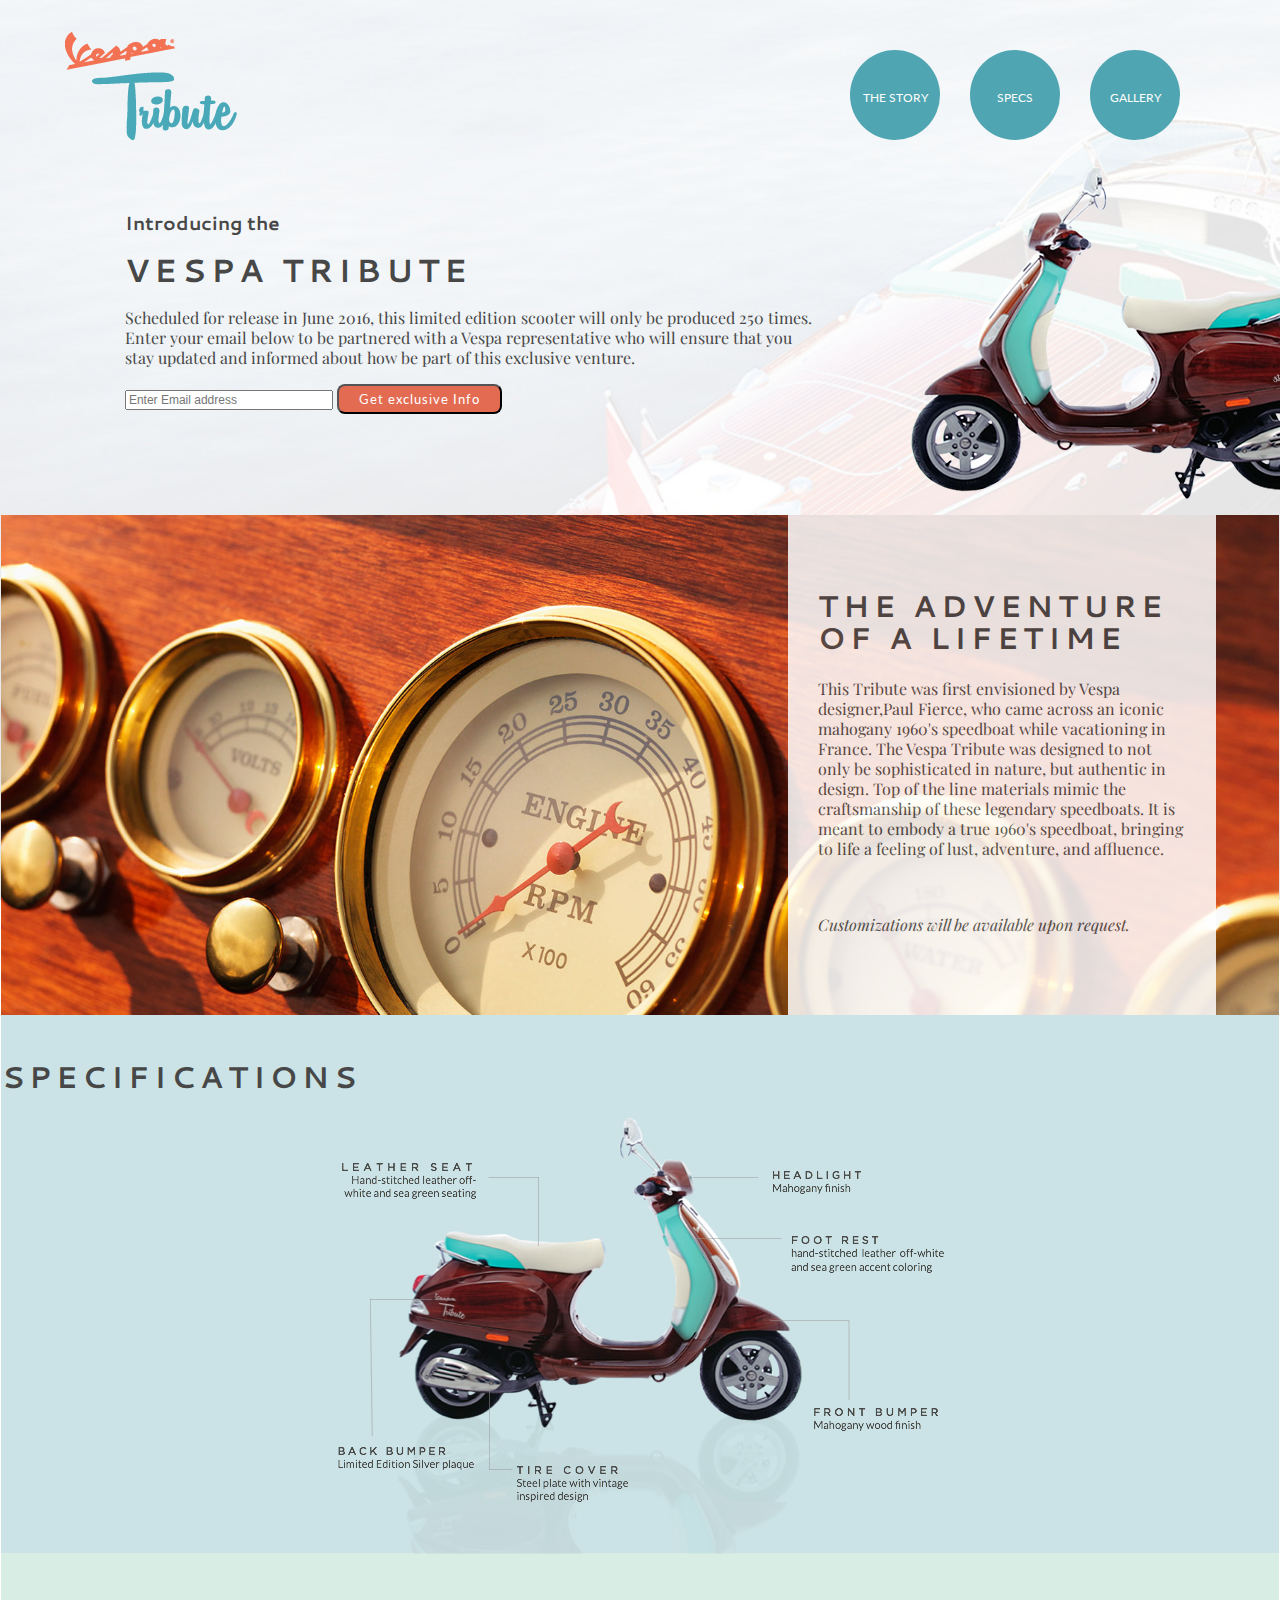
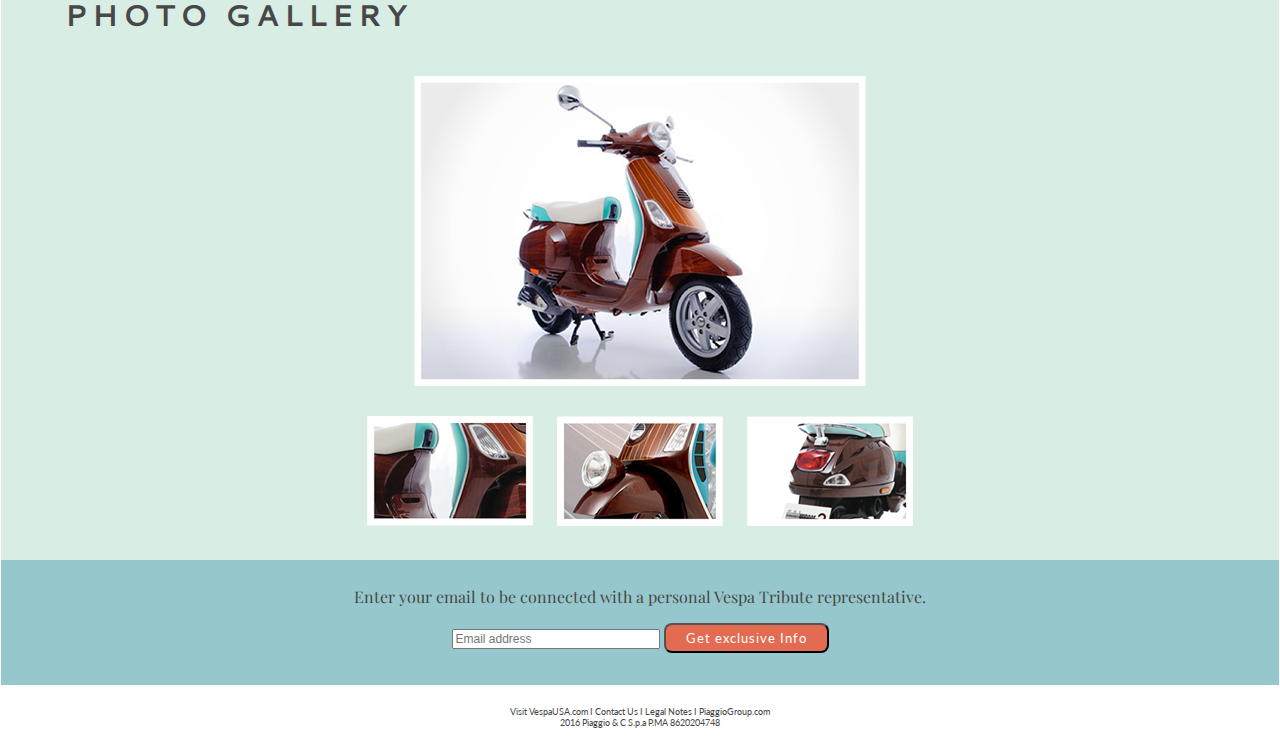
<file: index.html>
<!DOCTYPE html>
 <html lang="en-us">
 <head>
   <meta http-equiv="X-UA-Compatible" content="IE=Edge">
   <meta name="viewport" content="width=device-width, initial-scale=1">
   <meta charset="UTF-8">
   <title>Introducing the Vespa Tribute</title>

    <!-- Google Fonts -->
        <link href='https://fonts.googleapis.com/css?family=Lato:400,700,400italic,700italic' rel='stylesheet' type='text/css'>

        <link href='https://fonts.googleapis.com/css?family=Cantarell:400,700' rel='stylesheet' type='text/css'>

        <link href='https://fonts.googleapis.com/css?family=Playfair+Display:400,700,700italic,400italic' rel='stylesheet' type='text/css'>
  
    <!-- CSS -->
       <link rel="stylesheet" href="css/style.css">



</head>
      <body>

          <div id="container">

<!-- HERO PANEL WITH HEADER -->
               
                <div class="panel top">

                    <img class="vespa" src="images/vespahero.png" alt="vespaspecs">

                </div>

<div class="content">
                
      <header>


          <img src="images/vespalogo.png" alt="VespaTribute">

<!-- RESPONSIVE LOGO -->
<div id="mobilelogo">
  <img id="horlogo" src="images/mobilelogo.png" alt="mobilelogo">
</div>

  <!-- RESPONSIVE NAV -->
<a id="nav-toggle" href="#"><span></span></a>

              <div id="nav">
                <ul>
                  <li> <a href="#jumpstory" class="navbutton">The Story </a></li>
                  <li> <a href="#jumpspecs" class="navbutton">Specs </a></li>
                  <li> <a href="#jumpgallery" class="navbutton">Gallery </a></li>
                </ul>
              </div> 

      </header>
        

      <div class="intro">
        
        <h3> Introducing the </h3>
        <h1>Vespa Tribute </h1>

          <p class="desktop"> Scheduled for release in June 2016, this limited edition scooter will only be produced 250 times. Enter your email below to be partnered with a Vespa representative who will ensure that you stay updated and informed about how be part of this exclusive venture. </p>
         

          
           <p class="mobile"> Coming June 2016. Enter your email to stay informed about this exclusive venture. </p>
          
      
          <form>
            <input type="text" name="emailaddress" placeholder="Enter Email address">
            <button type="button">Get exclusive Info</button>
          </form>
        
      </div>

  </div>
    


<!-- ADVENTURE -->


<div class="panel adventure">
    
    <div class="content">
    <a name="jumpstory"></a>
      <div>
        
        <h2> The Adventure of a Lifetime </h2>
        <p> This Tribute was first envisioned by Vespa designer,Paul Fierce, who came across an iconic mahogany 1960's speedboat while vacationing in France. The Vespa Tribute was designed to not only be sophisticated in nature, but authentic in design. Top of the line materials mimic the craftsmanship of these legendary speedboats. It is meant to embody a true 1960's speedboat, bringing to life a feeling of lust, adventure, and affluence.</p>
       

        <p><i> Customizations will be available upon request. </i></p>
    
      </div>

    </div>
</div>



<!-- SPECS -->

<div class="panel specs">
  <div class="content" style="width:100%">

      <a name="jumpspecs"></a>

    <h2> Specifications </h2>
    <h4> What to Expect </h4>

    <div class="desktopspecs">
    <img src="images/vespaspecs.png" alt="vespaspecs">
    </div>


<!-- RESPONSIVE SPECS -->

  <div class="mobiletext">

      <img src="images/specs1.jpg" alt="mobilevespa">

      <h3>LEATHER SEAT</h3>
      <p>Hand-stitched leather off-white and sea green seating</p>

      <img src="images/specs2.jpg" alt="mobilevespa">

      <h3>HEADLIGHT</h3>
      <p>Mahogany finish</p>

      <img src="images/specs3.jpg" alt="mobilevespa">

      <h3>FOOT REST</h3>
      <p>Hand-stitched leather off-white and sea green accent coloring</p>

      <img src="images/specs4.jpg" alt="mobilevespa">

      <h3>FRONT BUMPER</h3>
      <p>Mahogany wood finish</p>

      <img src="images/specs5.jpg" alt="mobilevespa">

      <h3>BACK BUMPER</h3>
      <p>Limited Edition silver plaque</p>

      <img src="images/specs6.jpg" alt="mobilevespa">

      <h3>TIRE COVER</h3>
      <p>Steel plate with vintage inspired design</p> 
    
</div>

<!-- END RESPONSIVE SPECS -->

  </div>


</div>


<!-- GALLERY -->

<div class="panel gallery">
  <div class="content">

      <a name="jumpgallery"></a>

    <h2> Photo Gallery </h2>

    <div id="galleryhero">  
        <img src="images/gallery1.png" alt="galleryhero">
    </div>

    <div>

        <ul id="smallerimages">
            <li><img src="images/gallery2.png" alt="leftimage"></li>
            <li><img src="images/gallery3.png" alt="centerimage"></li>
            <li><img src="images/gallery4.png" alt="rightimage"></li>
        </ul>

    </div>

  </div>
</div>


<!-- CTA -->

      <div class="panel joinnow">
        
          <div class="content">

          <p>Enter your email to be connected with a personal Vespa Tribute representative.</p>
          <input type="text" name="emailaddress" placeholder="Email address">
          <button type="button">Get exclusive Info</button>
          
          </div>

      </div>


<!-- FOOTER -->

      <div class="panel footer">

        <div class="content">
          Visit VespaUSA.com I Contact Us I Legal Notes I PiaggioGroup.com <br>
        2016 Piaggio &amp; C S.p.a P.MA 8620204748
          </div>

      </div>


      </div>

  </body>
</html>
</file>
<file: css/style.css>
html, body {
  overflow-x: hidden;
}

body {
  font-family: 'Lato', sans-serif;
  color: #474747;
  margin: 0;
  cursor: default;
}

h1, h2, h3, h4, h5, h6 {
  font-family: 'Cantarell', sans-serif; 
}

h1 {
  text-transform: uppercase;
  letter-spacing: 5px;
  line-height: 32px;
}

h2 {
  text-transform: uppercase;
  letter-spacing: 5px;
  font-size: 30px;
  line-height: 32px;
  padding-top: 20px
}

h3 {
  line-height: 20px;
}

p {

  font-size: 12pt;
  line-height: 20px;
  font-family: 'Playfair Display', serif;
}


/* GRID */

#container {
  margin: 0;
  padding: 0;
  background: url(../images/panel1.jpg) no-repeat center center fixed;
  background-size: cover;
  border: 1px solid transparent;
  }
  
.panel {
  width: 100%;
  margin: 0;
  padding: 0;
}

.content {
  margin: 0 auto;
  width: 90%;
  border: 1px solid transparent;
}

/* FORMS & BUTTONS */

form {
  font-size: 14px;
  margin-right: 13px;
  color: #4FA5B1;
}

input {
  font-size: 12px;
  width: 200px;
  padding-right:;
  
}

button {
  border-radius: 8px;
  background-color: #E36B52;
  font-family: 'Lato', sans-serif;
  font-weight: 400;
  color: #ffffff;
  letter-spacing: 1px;
  padding: 5px 20px;
}


/* HEADER PANEL */

.mobile {
  display:none;
}

#mobilelogo img{
  display: none;
}

.content header {
  padding: 30px 0px 10px 0;
  z-index: 300px;
}

.content header #nav{
  position: absolute;
  top: 50px;
  right: 50px;
}

.content header #nav .navbutton {
  list-style-type: none;
  text-transform: uppercase;
  text-decoration: none;
  display: block;
  width: 90px;
  height: 90px;
  border-radius: 45px;
  font-size: 12px;
  color: #ffffff;
  line-height: 95px;
  text-align: center;
  background: #4FA5B1;
}

.content header #nav ul {
    width: 100%;
    padding-right: 50px;
    margin: 0;
    overflow: auto;
    list-style-type: none;
}

.content header #nav li {
  float: left;
  margin-right: 30px;
}

.content header #nav li:last-child {
  margin-right: 0px;
}

/* HERO PANEL */

.intro {
  margin-left: 60px;
  margin-top: 60px;
  margin-bottom: 100px;
  width: 60%;
}

.intro .desktop p{
  line-height: 1.6em;
}

.intro .mobile p {
  display: none;
}

.top .vespa {
  background-image: url(../images/vespahero.png) no-repeat center center fixed;
  float: right;
  padding-top: 150px;
  margin-right: -75px;
  border: 1px solid transparent;
}

/* PANEL 2 */


.adventure {
  background-image: url(../images/vespa_panel2.jpg);
  background-size:cover;
  height: 500px;
  background-repeat: no-repeat;
  max-width: 100%;
  position: top;
}

.adventure .content div{
  float: right;
  background: #fff;
  height: 440px;
  padding: 30px;
  opacity: .85;
  display: block;
  width: 32%;
  margin-right: 80px; 
  margin: -1px;
}

.adventure .content h1{
  padding-top: 30px;
}

.adventure .content p{
  margin-bottom: 56px;
}


/* SPECS */

.specs h4 {
  display: none;
}

.specs {
  background-color: #cbe3e6;
  height: 538px;
}

.specs h1{
  padding-top: 40px;
  margin-left: 50px;
}

.specs img{
  margin: 0 auto;
  display: block;
}

.specs .vespamobile{
  display: none;
}

.specs .mobiletext{
  display: none;
}

/* GALLERY */

.gallery {
  background-color: #d8ede3;
}

.gallery h1{
  padding-top: 40px;
  text-align: center;
}

.gallery #galleryhero img {
  padding-top: 20px;
  margin: 0 auto;
  display: block;
}

.gallery .content ul {
  margin: 20px auto 0;
  padding: 0;
  list-style-type: none;
  text-align: center;
}

.gallery .content ul li {
  display: inline;
  margin-right: 20px;
}

.gallery .content ul li:last-child {
  margin-right: 0;
}


.gallery #smallerimages {
  margin: 0 auto;
  display: block;
  width: 50%;
  padding: 30px;
}


/* JOIN NOW */


.joinnow {
  background-color: #95c7cc;
  height: 115px;
  padding-top: 10px;
  text-align: center;
  position: relative;
}


/* FOOTER */

.footer {
  background-color: #ffffff;
  height: 50px;
  padding-top: 20px;
  font-size: 7pt;
  text-align: center;
  position: relative;
}



/* MEDIA QUERIES */



/* IPHONE 6 */

/* Portrait and Landscape */

/* SMARTPHONE - landscape & portrait */

@media (max-width: 667px) {


#container {
  margin: 0;
  padding: 0;
  background: url(../images/mobileheader.png) no-repeat center center fixed;
  background-size: cover;
  }

h1 {
  font-size: 20px;
  margin-top: -10px;
  }

h2 {
  font-size: 20px;
  }

h3 {
  font-size: 15px
}


p {

  font-size: 10pt;
  line-height: 16px;
}

img {
  display: none;
}

.content header #nav{
  display: none;
}

#mobilelogo img{
  width: 50%;
  display: block;
}

.top .vespa { 
  display: none; 
}

.intro .desktop{
  display: none;
}

.intro .mobile{
  display: inline;
}

.intro {
  height:135px;
  margin-left: 0px;
  margin-top: 20px;
  margin-bottom: 100px;
  width: 95%;
}

input {
  width: 100%;
  margin-top: 20px;
  margin-bottom: 10px;
  height: 30px;
  border: 1px solid #474747;
}

button {
  border-radius: 12px;
  font-size: 20px;
  background-color: #E36B52;
  font-family: 'Lato', sans-serif;
  font-weight: 400;
  color: #ffffff;
  letter-spacing: 1px;
  padding: 5px 20px;
}

.adventure {
  display: none;
}

.specs {
  height: 1250px;
}

.specs h2{
  margin-top: -7px;
}

.specs h4 {
  margin-left: 20px;
  display: block;
  font-size: 20px;
  text-transform: uppercase;
  letter-spacing: 5px;
}

.specs .desktopspecs img{
  display: none;
}

.specs .mobiletext {
  display: inline;
}

.specs h2 {
  display: none;
}

.specs .mobiletext p{
  margin-top: -10px;
  margin-left: 20px;
}

.specs .mobiletext h3{
  margin-left: 20px;
}

.specs .mobiletext img{
  width: 100%;
}

.gallery {
  display: none;
}

.joinnow {
  height: 160px;
}

.joinnow input{
  margin-top: -10px;
}


}




/* TABLET */

@media (min-width:768px) and (max-width: 1024px) {

.top .vespa { 
  margin-top: 10px }

.adventure .content {
  margin-left:-370px;
  width: 1050px;
}

}



 }
</file>
